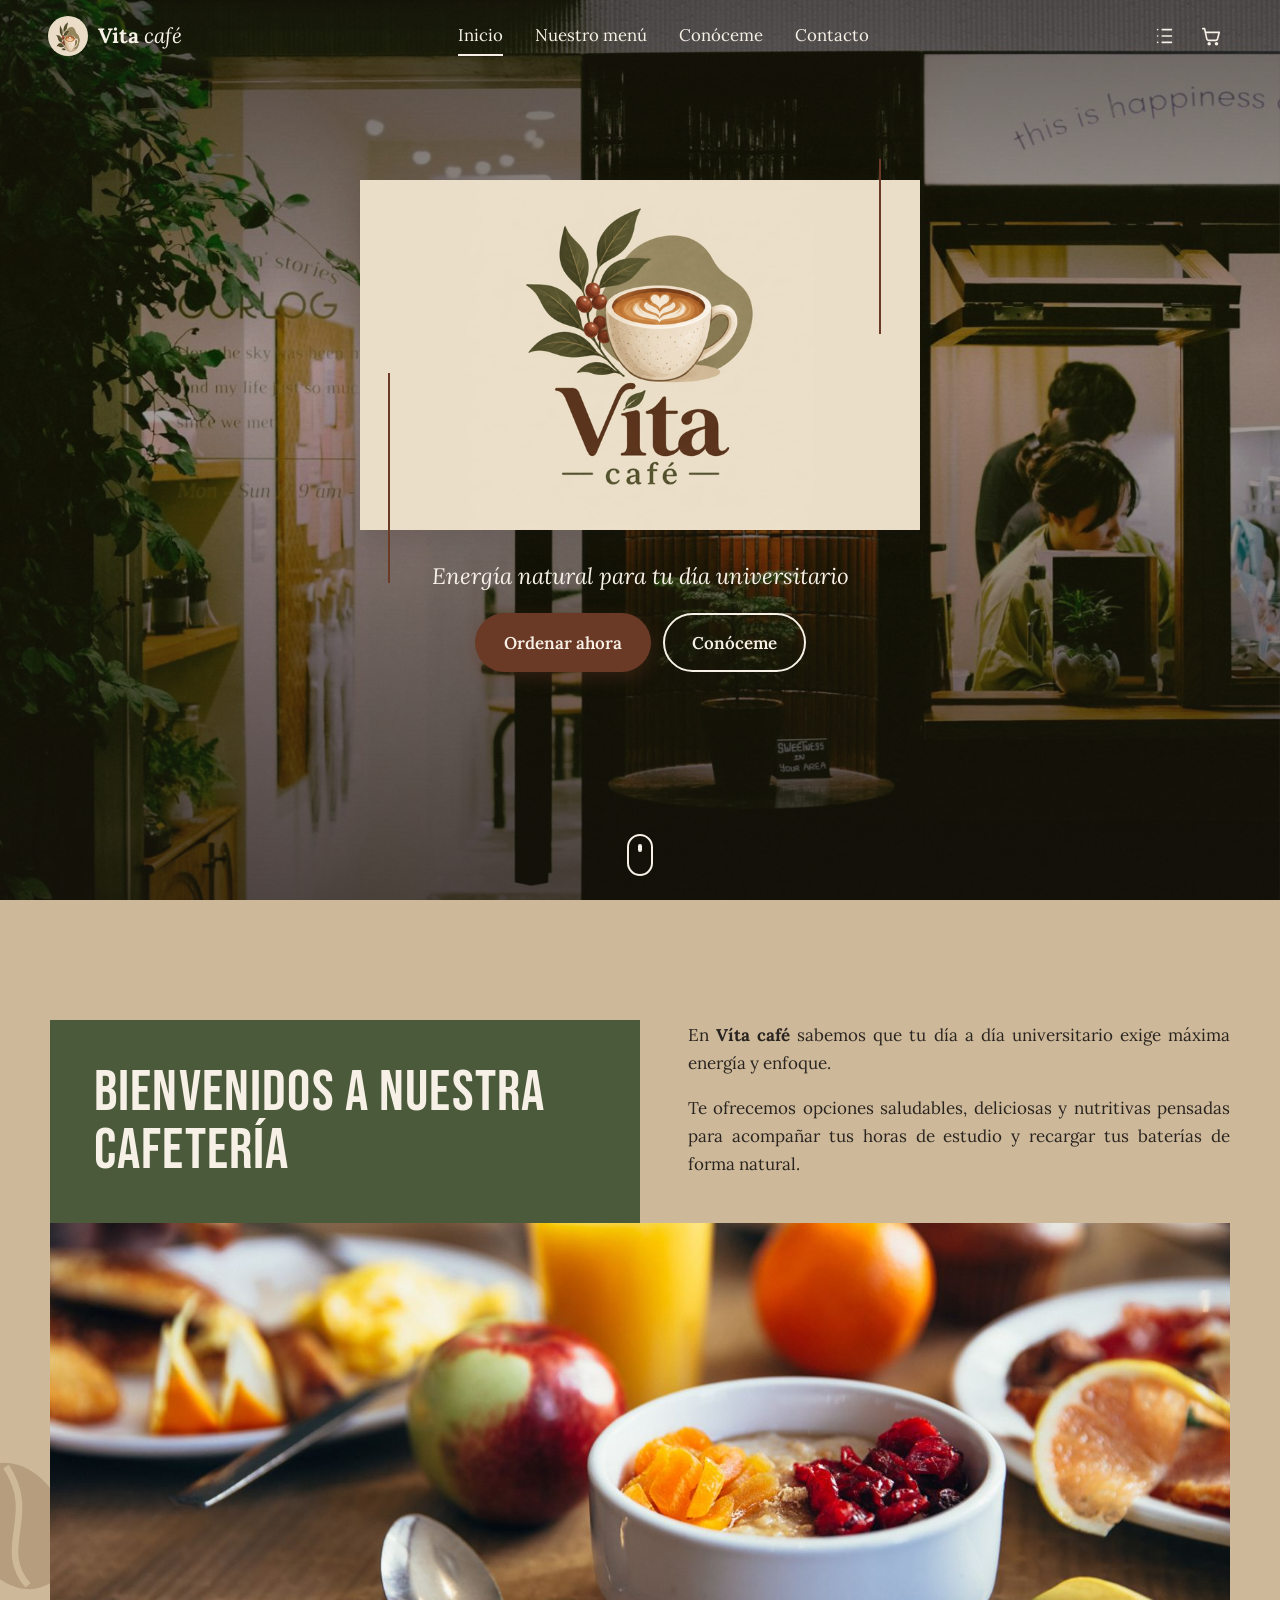
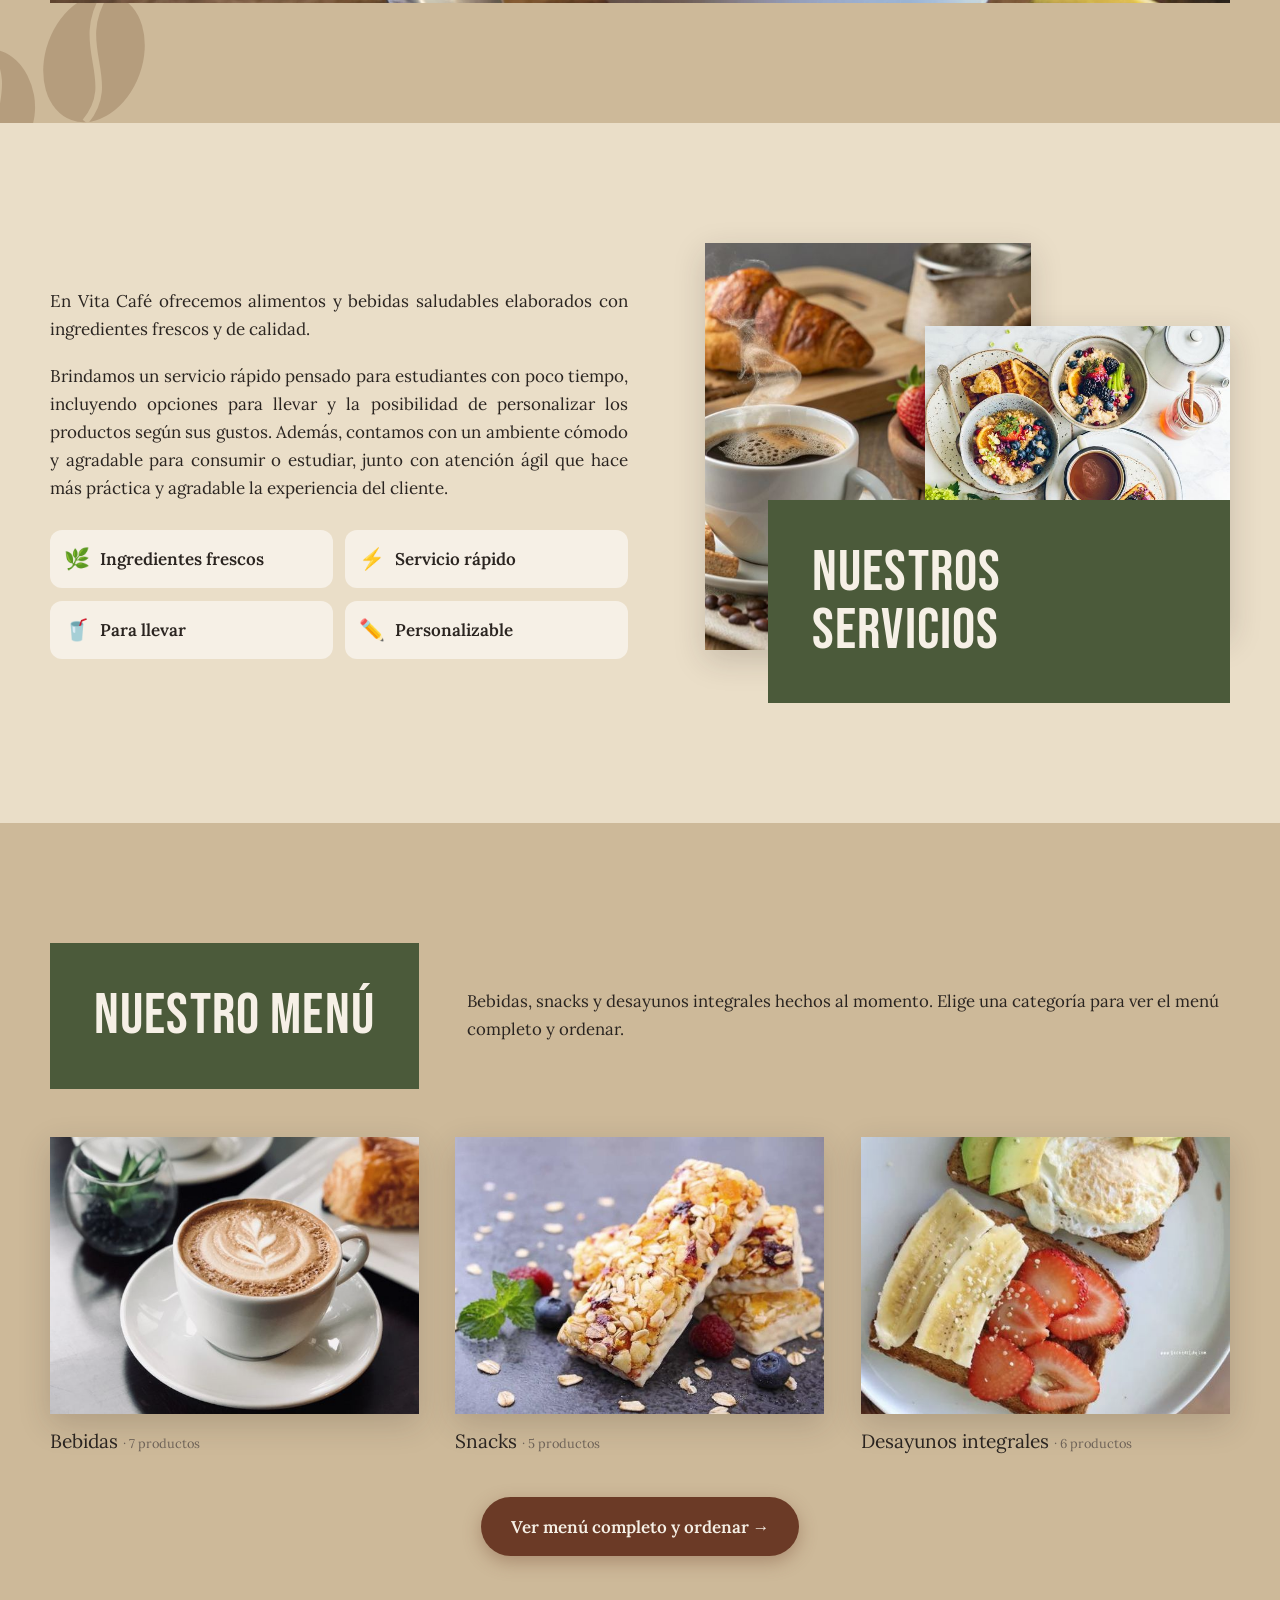
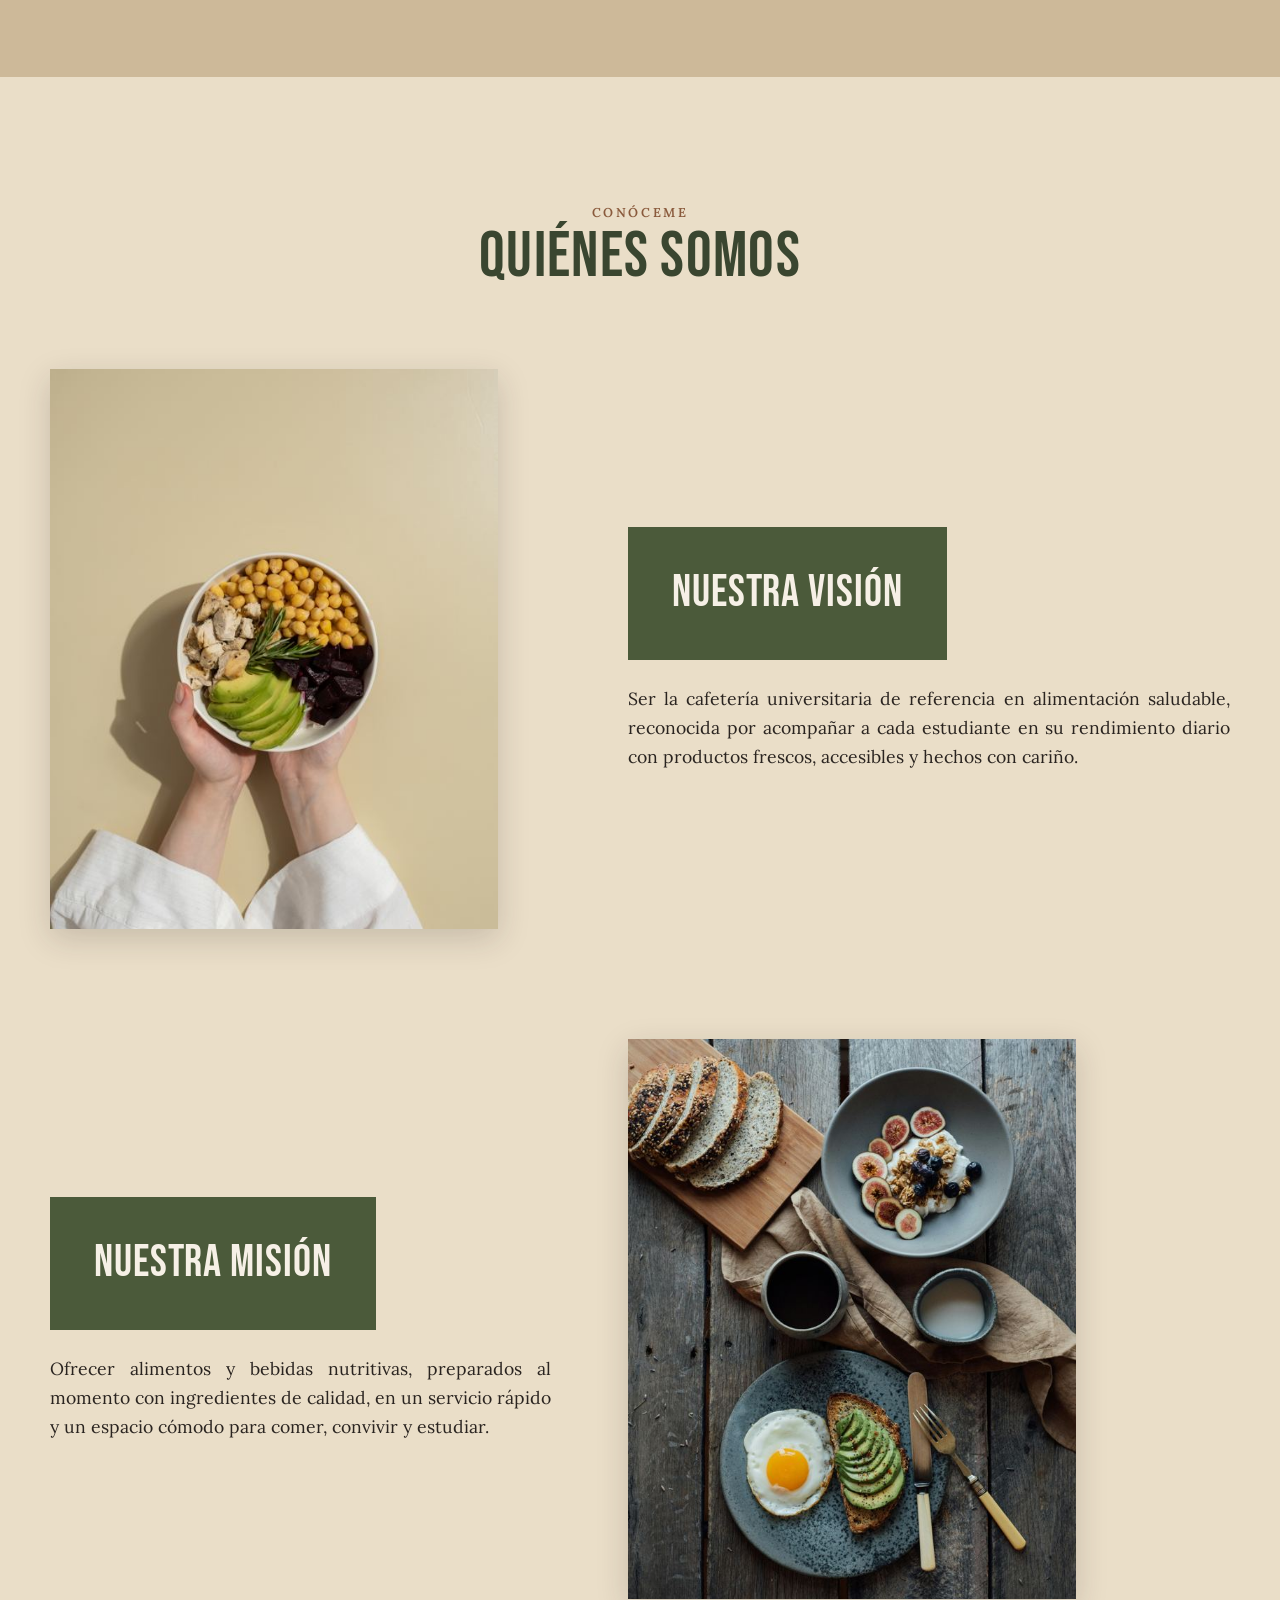
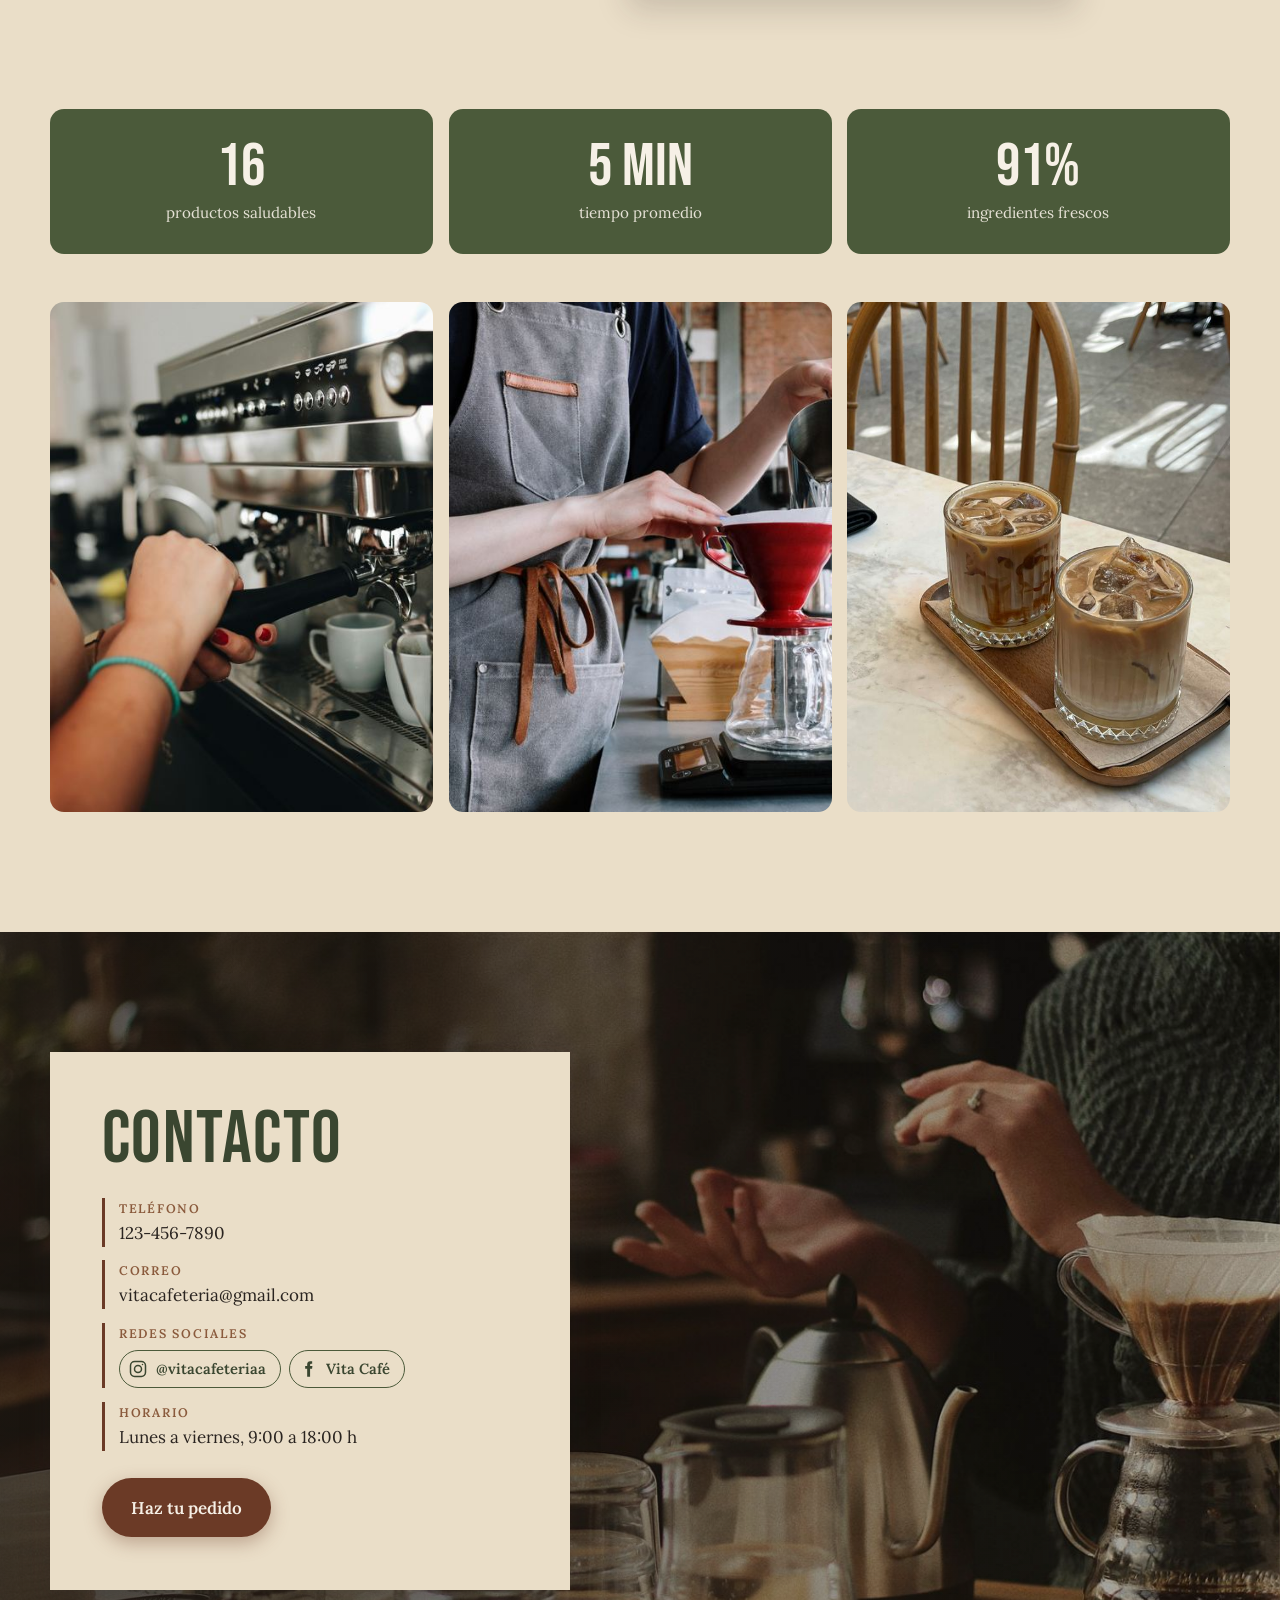
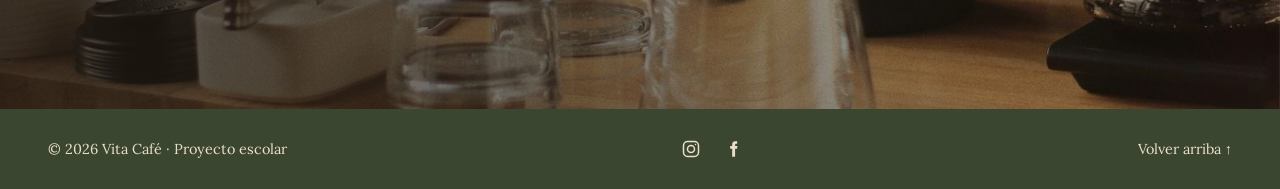
<file: index.html>
<!doctype html>
<html lang="es">
<head>
  <meta charset="utf-8">
  <meta name="viewport" content="width=device-width, initial-scale=1">
  <title>Vita Café</title>
  <meta name="description" content="Vita Café: alimentos y bebidas saludables para estudiantes universitarios. Ordena en línea y recoge sin filas.">
  <link rel="icon" href="img/logo-icono.png">
  <link rel="preconnect" href="https://fonts.googleapis.com">
  <link rel="preconnect" href="https://fonts.gstatic.com" crossorigin>
  <link href="https://fonts.googleapis.com/css2?family=Bebas+Neue&family=Lora:ital,wght@0,400;0,500;0,600;0,700;1,400&display=swap" rel="stylesheet">
  <link rel="stylesheet" href="css/styles.css">
</head>
<body>

  <!-- Barra de progreso de scroll -->
  <div class="scroll-progress" aria-hidden="true"></div>

  <!-- ============ NAVEGACIÓN ============ -->
  <header class="navbar" id="navbar">
    <a href="#inicio" class="navbar__brand" aria-label="Vita Café, ir al inicio">
      <img src="img/logo-icono.png" alt="" width="40" height="40">
      <span>Vita <em>café</em></span>
    </a>

    <nav class="navbar__menu" id="menu-principal" aria-label="Principal">
      <a href="#inicio" class="nav-link">Inicio</a>
      <a href="menu.html" class="nav-link">Nuestro menú</a>
      <a href="#conoceme" class="nav-link">Conóceme</a>
      <a href="#contacto" class="nav-link">Contacto</a>
    </nav>

    <div class="navbar__actions">
      <button class="icon-btn" id="btn-pedidos" aria-label="Mis pedidos" title="Mis pedidos">
        <svg viewBox="0 0 24 24" aria-hidden="true"><path d="M9 5h10M9 12h10M9 19h10M4 5h.01M4 12h.01M4 19h.01"/></svg>
      </button>
      <button class="icon-btn cart-btn" id="btn-carrito" aria-label="Abrir carrito" title="Carrito">
        <svg viewBox="0 0 24 24" aria-hidden="true"><path d="M3 4h2l2.4 11.2a2 2 0 0 0 2 1.6h7.7a2 2 0 0 0 2-1.5L21 8H6"/><circle cx="10" cy="20.5" r="1"/><circle cx="18" cy="20.5" r="1"/></svg>
        <span class="cart-count" id="cart-count">0</span>
      </button>
      <button class="icon-btn navbar__toggle" id="btn-menu" aria-label="Abrir menú" aria-expanded="false" aria-controls="menu-principal">
        <svg viewBox="0 0 24 24" aria-hidden="true"><path d="M4 7h16M4 12h16M4 17h16"/></svg>
      </button>
    </div>
  </header>

  <main>
    <!-- ============ INICIO ============ -->
    <section id="inicio" class="section hero">
      <div class="hero__bg" data-parallax="0.35" style="background-image:url('img/hero.jpg')"></div>
      <div class="hero__overlay"></div>
      <div class="hero__content">
        <div class="hero__card" data-anim="zoom-in">
          <span class="hero__line hero__line--v1"></span>
          <span class="hero__line hero__line--v2"></span>
          <img src="img/logo.png" alt="Vita Café" class="hero__logo" width="500" height="500">
        </div>
        <div class="hero__text" data-anim="fade-up" data-delay="300">
          <p class="hero__tagline">Energía natural para tu día universitario</p>
          <div class="hero__cta">
            <a href="menu.html" class="btn btn--primary">Ordenar ahora</a>
            <a href="#conoceme" class="btn btn--ghost">Conóceme</a>
          </div>
        </div>
      </div>
      <a href="#bienvenida" class="hero__scroll" aria-label="Bajar"><span></span></a>
    </section>

    <!-- Bienvenida -->
    <section id="bienvenida" class="section welcome">
      <div class="container welcome__grid">
        <div class="welcome__title block-green" data-anim="fade-right">
          <h2>Bienvenidos a nuestra cafetería</h2>
        </div>
        <div class="welcome__text" data-anim="fade-left" data-delay="150">
          <p>En <strong>Víta café</strong> sabemos que tu día a día universitario exige máxima energía y enfoque.</p>
          <p>Te ofrecemos opciones saludables, deliciosas y nutritivas pensadas para acompañar tus horas de estudio y recargar tus baterías de forma natural.</p>
        </div>
        <div class="welcome__img img-reveal" data-anim="reveal">
          <img src="img/bienvenida.jpg" alt="Desayuno con avena, fruta fresca y jugo de naranja" loading="lazy">
        </div>
      </div>
      <div class="beans beans--left" aria-hidden="true"></div>
    </section>

    <!-- Servicios -->
    <section id="servicios" class="section services">
      <div class="container services__grid">
        <div class="services__text">
          <p data-anim="fade-up">En Vita Café ofrecemos alimentos y bebidas saludables elaborados con ingredientes frescos y de calidad.</p>
          <p data-anim="fade-up" data-delay="120">Brindamos un servicio rápido pensado para estudiantes con poco tiempo, incluyendo opciones para llevar y la posibilidad de personalizar los productos según sus gustos. Además, contamos con un ambiente cómodo y agradable para consumir o estudiar, junto con atención ágil que hace más práctica y agradable la experiencia del cliente.</p>
          <ul class="features" data-stagger>
            <li data-anim="fade-up"><span>🌿</span>Ingredientes frescos</li>
            <li data-anim="fade-up"><span>⚡</span>Servicio rápido</li>
            <li data-anim="fade-up"><span>🥤</span>Para llevar</li>
            <li data-anim="fade-up"><span>✏️</span>Personalizable</li>
          </ul>
        </div>
        <div class="services__media">
          <img src="img/servicios-1.jpg" alt="Café con croissant y fruta" class="services__img services__img--a" data-anim="fade-left" loading="lazy">
          <img src="img/servicios-2.jpg" alt="Mesa con platillos saludables" class="services__img services__img--b" data-anim="fade-up" data-delay="200" loading="lazy">
          <div class="services__title block-green" data-anim="zoom-in" data-delay="350">
            <h2>Nuestros servicios</h2>
          </div>
        </div>
      </div>
    </section>

    <!-- ============ MENÚ (vista previa: el menú completo está en menu.html) ============ -->
    <section id="menu" class="section menu">
      <div class="container">
        <div class="menu__head">
          <div class="block-green menu__title" data-anim="fade-right">
            <h2>Nuestro menú</h2>
          </div>
          <p class="menu__intro" data-anim="fade-left">Bebidas, snacks y desayunos integrales hechos al momento. Elige una categoría para ver el menú completo y ordenar.</p>
        </div>
        <div class="categories" id="categorias-preview"></div>
        <div class="menu__cta" data-anim="fade-up">
          <a href="menu.html" class="btn btn--primary">Ver menú completo y ordenar →</a>
        </div>
      </div>
    </section>

    <!-- ============ CONÓCEME ============ -->
    <section id="conoceme" class="section about">
      <div class="container">
        <header class="about__head" data-anim="fade-up">
          <span class="eyebrow">Conóceme</span>
          <h2 class="title-dark">Quiénes somos</h2>
        </header>

        <article class="about__row">
          <div class="about__img img-reveal" data-anim="reveal">
            <img src="img/vision.jpg" alt="Bowl saludable con garbanzos y aguacate" loading="lazy">
          </div>
          <div class="about__card">
            <div class="block-green about__label" data-anim="fade-left"><h3>Nuestra visión</h3></div>
            <p data-anim="fade-up" data-delay="150">Ser la cafetería universitaria de referencia en alimentación saludable, reconocida por acompañar a cada estudiante en su rendimiento diario con productos frescos, accesibles y hechos con cariño.</p>
          </div>
        </article>

        <article class="about__row about__row--reverse">
          <div class="about__img img-reveal" data-anim="reveal">
            <img src="img/mision.jpg" alt="Desayuno con pan integral, huevo y aguacate" loading="lazy">
          </div>
          <div class="about__card">
            <div class="block-green about__label" data-anim="fade-right"><h3>Nuestra misión</h3></div>
            <p data-anim="fade-up" data-delay="150">Ofrecer alimentos y bebidas nutritivas, preparados al momento con ingredientes de calidad, en un servicio rápido y un espacio cómodo para comer, convivir y estudiar.</p>
          </div>
        </article>

        <div class="counters" data-stagger>
          <div class="counter" data-anim="fade-up"><strong data-count="18">0</strong><span>productos saludables</span></div>
          <div class="counter" data-anim="fade-up"><strong data-count="5" data-suffix=" min">0</strong><span>tiempo promedio</span></div>
          <div class="counter" data-anim="fade-up"><strong data-count="100" data-suffix="%">0</strong><span>ingredientes frescos</span></div>
        </div>

        <div class="gallery" data-stagger>
          <img src="img/barista-1.jpg" alt="Barista preparando espresso" data-anim="zoom-in" loading="lazy">
          <img src="img/barista-2.jpg" alt="Café de filtro" data-anim="zoom-in" loading="lazy">
          <img src="img/iced.jpg" alt="Cafés helados" data-anim="zoom-in" loading="lazy">
        </div>
      </div>
    </section>

    <!-- ============ CONTACTO ============ -->
    <section id="contacto" class="section contact">
      <div class="contact__bg" data-parallax="0.2" style="background-image:url('img/contacto.jpg')"></div>
      <div class="contact__overlay"></div>
      <div class="container contact__inner">
        <div class="contact__card" data-anim="fade-up">
          <h2>Contacto</h2>
          <ul class="contact__list" data-stagger>
            <li data-anim="fade-right"><span>Teléfono</span><a href="tel:1234567890">123-456-7890</a></li>
            <li data-anim="fade-right"><span>Correo</span><a href="mailto:vitacafeteria@gmail.com">vitacafeteria@gmail.com</a></li>
            <li data-anim="fade-right"><span>Redes sociales</span>
              <div class="socials">
                <a href="https://www.instagram.com/vitacafeteriaa/" target="_blank" rel="noopener" class="social"><svg viewBox="0 0 24 24" aria-hidden="true"><rect x="3" y="3" width="18" height="18" rx="5"/><circle cx="12" cy="12" r="4.2"/><circle cx="17.4" cy="6.6" r=".9" class="fill"/></svg>@vitacafeteriaa</a>
                <a href="https://www.facebook.com/share/18rD4MbPMP/" target="_blank" rel="noopener" class="social"><svg viewBox="0 0 24 24" aria-hidden="true"><path d="M14.5 8.5V7c0-.8.5-1.2 1.2-1.2H17V2.6h-2.4C11.9 2.6 11 4.4 11 6.8v1.7H8.6v3.3H11v9.6h3.5v-9.6h2.4l.4-3.3z"/></svg>Vita Café</a>
              </div>
            </li>
            <li data-anim="fade-right"><span>Horario</span>Lunes a viernes, 9:00 a 18:00 h</li>
          </ul>
          <a href="menu.html" class="btn btn--primary" data-anim="fade-up">Haz tu pedido</a>
        </div>
      </div>
    </section>
  </main>

  <footer class="footer">
    <p>© <span id="anio"></span> Vita Café · Proyecto escolar</p>
    <div class="footer__social">
      <a href="https://www.instagram.com/vitacafeteriaa/" target="_blank" rel="noopener" aria-label="Instagram de Vita Café"><svg viewBox="0 0 24 24" aria-hidden="true"><rect x="3" y="3" width="18" height="18" rx="5"/><circle cx="12" cy="12" r="4.2"/><circle cx="17.4" cy="6.6" r=".9" class="fill"/></svg></a>
      <a href="https://www.facebook.com/share/18rD4MbPMP/" target="_blank" rel="noopener" aria-label="Facebook de Vita Café"><svg viewBox="0 0 24 24" aria-hidden="true"><path d="M14.5 8.5V7c0-.8.5-1.2 1.2-1.2H17V2.6h-2.4C11.9 2.6 11 4.4 11 6.8v1.7H8.6v3.3H11v9.6h3.5v-9.6h2.4l.4-3.3z"/></svg></a>
    </div>
    <a href="#inicio" class="footer__top">Volver arriba ↑</a>
  </footer>

  <!-- ============ CARRITO (panel lateral) ============ -->
  <div class="backdrop" id="backdrop" hidden></div>

  <aside class="drawer" id="carrito" aria-label="Carrito" aria-hidden="true">
    <div class="drawer__head">
      <h2>Tu pedido</h2>
      <button class="icon-btn" data-close aria-label="Cerrar carrito">✕</button>
    </div>
    <div class="drawer__body" id="cart-items"></div>
    <div class="drawer__foot">
      <div class="total-row"><span>Total</span><strong id="cart-total">$0.00</strong></div>
      <button class="btn btn--primary btn--block" id="btn-checkout" disabled>Continuar</button>
    </div>
  </aside>

  <!-- Historial de pedidos -->
  <aside class="drawer" id="pedidos" aria-label="Mis pedidos" aria-hidden="true">
    <div class="drawer__head">
      <h2>Mis pedidos</h2>
      <button class="icon-btn" data-close aria-label="Cerrar">✕</button>
    </div>
    <div class="drawer__body" id="orders-list"></div>
    <div class="drawer__foot">
      <button class="btn btn--ghost-dark btn--block" id="btn-borrar-historial">Borrar historial</button>
    </div>
  </aside>

  <!-- ============ MODALES ============ -->
  <!-- Personalizar producto -->
  <dialog class="modal" id="modal-producto">
    <form method="dialog" class="modal__inner" id="form-producto"></form>
  </dialog>

  <!-- Checkout -->
  <dialog class="modal" id="modal-checkout">
    <form class="modal__inner" id="form-checkout" novalidate>
      <div class="modal__head">
        <h2>Confirmar pedido</h2>
        <button type="button" class="icon-btn" data-close-modal aria-label="Cerrar">✕</button>
      </div>
      <label class="field">Nombre
        <input name="cliente" required maxlength="40" placeholder="¿A nombre de quién?" autocomplete="given-name">
      </label>
      <label class="field">Matrícula (opcional)
        <input name="matricula" maxlength="15" placeholder="Ej. A01234567">
      </label>
      <fieldset class="field">
        <legend>¿Cómo lo quieres?</legend>
        <div class="chips">
          <label class="chip"><input type="radio" name="modalidad" value="Para llevar" checked><span>Para llevar</span></label>
          <label class="chip"><input type="radio" name="modalidad" value="Comer aquí"><span>Comer aquí</span></label>
        </div>
      </fieldset>
      <label class="field">Hora de recogida
        <select name="hora" id="select-hora"></select>
      </label>
      <fieldset class="field">
        <legend>Pago</legend>
        <div class="chips">
          <label class="chip"><input type="radio" name="pago" value="Efectivo en caja" checked><span>Efectivo en caja</span></label>
          <label class="chip"><input type="radio" name="pago" value="Tarjeta en caja"><span>Tarjeta en caja</span></label>
        </div>
      </fieldset>
      <div class="summary" id="checkout-summary"></div>
      <p class="hint">Simulación: no se cobra nada ni se envía a ningún servidor. El pedido se guarda en tu navegador.</p>
      <button class="btn btn--primary btn--block" type="submit">Enviar pedido</button>
    </form>
  </dialog>

  <!-- Ticket -->
  <dialog class="modal modal--ticket" id="modal-ticket" aria-label="Ticket de tu pedido">
    <div class="ticket" id="ticket"></div>
  </dialog>

  <!-- Toast -->
  <div class="toast" id="toast" role="status" aria-live="polite"></div>

  <script src="js/store.js"></script>
  <script src="js/animations.js"></script>
  <script src="js/app.js"></script>
</body>
</html>
</file>
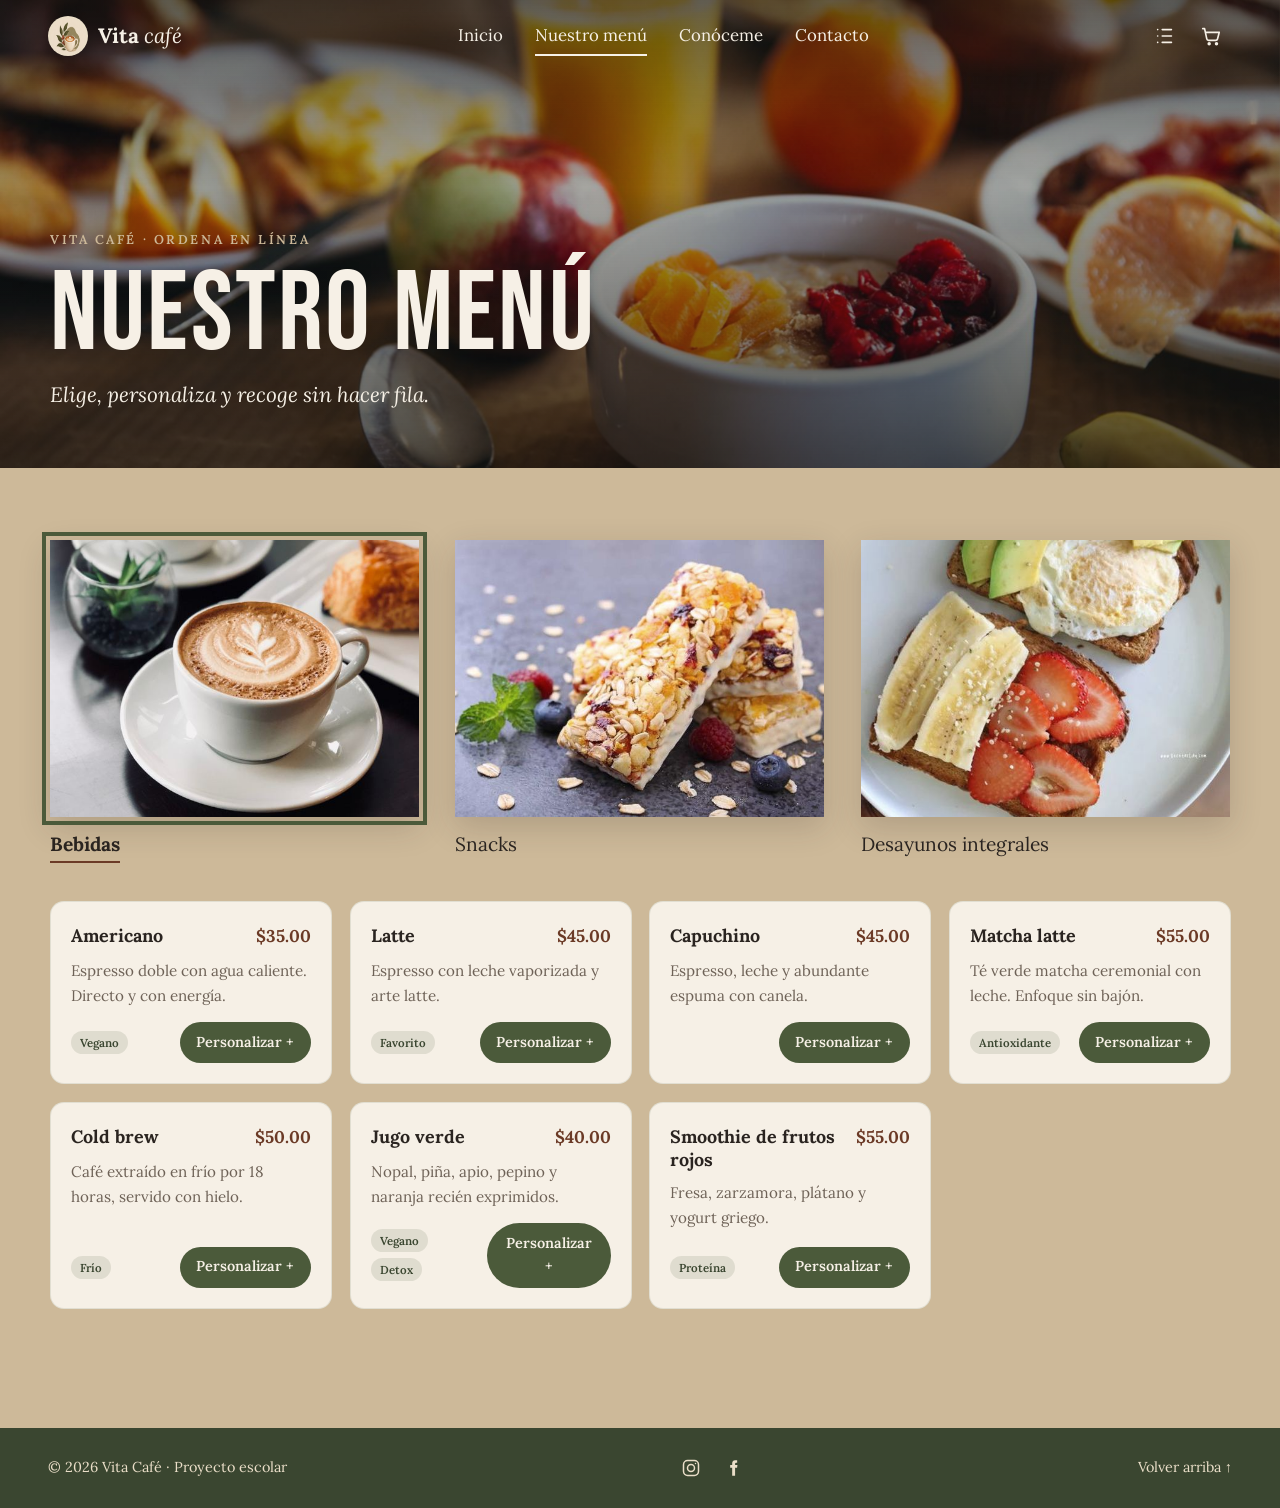
<file: menu.html>
<!doctype html>
<html lang="es">
<head>
  <meta charset="utf-8">
  <meta name="viewport" content="width=device-width, initial-scale=1">
  <title>Menú · Vita Café</title>
  <meta name="description" content="Menú de Vita Café: bebidas, snacks y desayunos integrales. Personaliza tu pedido y recógelo sin filas.">
  <link rel="icon" href="img/logo-icono.png">
  <link rel="preconnect" href="https://fonts.googleapis.com">
  <link rel="preconnect" href="https://fonts.gstatic.com" crossorigin>
  <link href="https://fonts.googleapis.com/css2?family=Bebas+Neue&family=Lora:ital,wght@0,400;0,500;0,600;0,700;1,400&display=swap" rel="stylesheet">
  <link rel="stylesheet" href="css/styles.css">
</head>
<body class="page-menu">

  <!-- Barra de progreso de scroll -->
  <div class="scroll-progress" aria-hidden="true"></div>

  <!-- ============ NAVEGACIÓN ============ -->
  <header class="navbar" id="navbar">
    <a href="index.html" class="navbar__brand" aria-label="Vita Café, ir al inicio">
      <img src="img/logo-icono.png" alt="" width="40" height="40">
      <span>Vita <em>café</em></span>
    </a>

    <nav class="navbar__menu" id="menu-principal" aria-label="Principal">
      <a href="index.html" class="nav-link">Inicio</a>
      <a href="menu.html" class="nav-link is-active" aria-current="page">Nuestro menú</a>
      <a href="index.html#conoceme" class="nav-link">Conóceme</a>
      <a href="index.html#contacto" class="nav-link">Contacto</a>
    </nav>

    <div class="navbar__actions">
      <button class="icon-btn" id="btn-pedidos" aria-label="Mis pedidos" title="Mis pedidos">
        <svg viewBox="0 0 24 24" aria-hidden="true"><path d="M9 5h10M9 12h10M9 19h10M4 5h.01M4 12h.01M4 19h.01"/></svg>
      </button>
      <button class="icon-btn cart-btn" id="btn-carrito" aria-label="Abrir carrito" title="Carrito">
        <svg viewBox="0 0 24 24" aria-hidden="true"><path d="M3 4h2l2.4 11.2a2 2 0 0 0 2 1.6h7.7a2 2 0 0 0 2-1.5L21 8H6"/><circle cx="10" cy="20.5" r="1"/><circle cx="18" cy="20.5" r="1"/></svg>
        <span class="cart-count" id="cart-count">0</span>
      </button>
      <button class="icon-btn navbar__toggle" id="btn-menu" aria-label="Abrir menú" aria-expanded="false" aria-controls="menu-principal">
        <svg viewBox="0 0 24 24" aria-hidden="true"><path d="M4 7h16M4 12h16M4 17h16"/></svg>
      </button>
    </div>
  </header>

  <main>
    <!-- Encabezado de la página -->
    <section id="top" class="section page-hero">
      <div class="page-hero__bg" data-parallax="0.3" style="background-image:url('img/bienvenida.jpg')"></div>
      <div class="hero__overlay"></div>
      <div class="container page-hero__content">
        <span class="eyebrow eyebrow--light" data-anim="fade-up">Vita Café · Ordena en línea</span>
        <h1 data-anim="fade-up" data-delay="100">Nuestro menú</h1>
        <p data-anim="fade-up" data-delay="200">Elige, personaliza y recoge sin hacer fila.</p>
      </div>
    </section>

    <!-- ============ MENÚ ============ -->
    <section id="menu" class="section menu menu--page">
      <div class="container">
        <!-- Tarjetas de categoría que filtran los productos -->
        <div class="categories" role="tablist" aria-label="Categorías del menú" id="categorias"></div>

        <!-- Productos (se generan con JS desde data/menu.json) -->
        <div class="products" id="productos" aria-live="polite"></div>
      </div>
    </section>

  </main>

  <footer class="footer">
    <p>© <span id="anio"></span> Vita Café · Proyecto escolar</p>
    <div class="footer__social">
      <a href="https://www.instagram.com/vitacafeteriaa/" target="_blank" rel="noopener" aria-label="Instagram de Vita Café"><svg viewBox="0 0 24 24" aria-hidden="true"><rect x="3" y="3" width="18" height="18" rx="5"/><circle cx="12" cy="12" r="4.2"/><circle cx="17.4" cy="6.6" r=".9" class="fill"/></svg></a>
      <a href="https://www.facebook.com/share/18rD4MbPMP/" target="_blank" rel="noopener" aria-label="Facebook de Vita Café"><svg viewBox="0 0 24 24" aria-hidden="true"><path d="M14.5 8.5V7c0-.8.5-1.2 1.2-1.2H17V2.6h-2.4C11.9 2.6 11 4.4 11 6.8v1.7H8.6v3.3H11v9.6h3.5v-9.6h2.4l.4-3.3z"/></svg></a>
    </div>
    <a href="#top" class="footer__top">Volver arriba ↑</a>
  </footer>

  <!-- ============ CARRITO (panel lateral) ============ -->
  <div class="backdrop" id="backdrop" hidden></div>

  <aside class="drawer" id="carrito" aria-label="Carrito" aria-hidden="true">
    <div class="drawer__head">
      <h2>Tu pedido</h2>
      <button class="icon-btn" data-close aria-label="Cerrar carrito">✕</button>
    </div>
    <div class="drawer__body" id="cart-items"></div>
    <div class="drawer__foot">
      <div class="total-row"><span>Total</span><strong id="cart-total">$0.00</strong></div>
      <button class="btn btn--primary btn--block" id="btn-checkout" disabled>Continuar</button>
    </div>
  </aside>

  <!-- Historial de pedidos -->
  <aside class="drawer" id="pedidos" aria-label="Mis pedidos" aria-hidden="true">
    <div class="drawer__head">
      <h2>Mis pedidos</h2>
      <button class="icon-btn" data-close aria-label="Cerrar">✕</button>
    </div>
    <div class="drawer__body" id="orders-list"></div>
    <div class="drawer__foot">
      <button class="btn btn--ghost-dark btn--block" id="btn-borrar-historial">Borrar historial</button>
    </div>
  </aside>

  <!-- ============ MODALES ============ -->
  <!-- Personalizar producto -->
  <dialog class="modal" id="modal-producto">
    <form method="dialog" class="modal__inner" id="form-producto"></form>
  </dialog>

  <!-- Checkout -->
  <dialog class="modal" id="modal-checkout">
    <form class="modal__inner" id="form-checkout" novalidate>
      <div class="modal__head">
        <h2>Confirmar pedido</h2>
        <button type="button" class="icon-btn" data-close-modal aria-label="Cerrar">✕</button>
      </div>
      <label class="field">Nombre
        <input name="cliente" required maxlength="40" placeholder="¿A nombre de quién?" autocomplete="given-name">
      </label>
      <label class="field">Matrícula (opcional)
        <input name="matricula" maxlength="15" placeholder="Ej. A01234567">
      </label>
      <fieldset class="field">
        <legend>¿Cómo lo quieres?</legend>
        <div class="chips">
          <label class="chip"><input type="radio" name="modalidad" value="Para llevar" checked><span>Para llevar</span></label>
          <label class="chip"><input type="radio" name="modalidad" value="Comer aquí"><span>Comer aquí</span></label>
        </div>
      </fieldset>
      <label class="field">Hora de recogida
        <select name="hora" id="select-hora"></select>
      </label>
      <fieldset class="field">
        <legend>Pago</legend>
        <div class="chips">
          <label class="chip"><input type="radio" name="pago" value="Efectivo en caja" checked><span>Efectivo en caja</span></label>
          <label class="chip"><input type="radio" name="pago" value="Tarjeta en caja"><span>Tarjeta en caja</span></label>
        </div>
      </fieldset>
      <div class="summary" id="checkout-summary"></div>
      <p class="hint">Simulación: no se cobra nada ni se envía a ningún servidor. El pedido se guarda en tu navegador.</p>
      <button class="btn btn--primary btn--block" type="submit">Enviar pedido</button>
    </form>
  </dialog>

  <!-- Ticket -->
  <dialog class="modal modal--ticket" id="modal-ticket" aria-label="Ticket de tu pedido">
    <div class="ticket" id="ticket"></div>
  </dialog>

  <!-- Toast -->
  <div class="toast" id="toast" role="status" aria-live="polite"></div>

  <script src="js/store.js"></script>
  <script src="js/animations.js"></script>
  <script src="js/app.js"></script>
</body>
</html>
</file>
<file: css/styles.css>
/* =========================================================
   VITA CAFÉ · estilos
   Paleta tomada del diseño: beige, verde olivo y café
   ========================================================= */
:root {
  --beige: #cdb999;
  --beige-light: #eadec8;
  --cream: #f6f0e6;
  --green: #4b5a3a;
  --green-dark: #3a4630;
  --brown: #6b3a26;
  --brown-soft: #8a5a3c;
  --ink: #2a2420;
  --muted: #6e6257;
  --white: #fff;

  --font-title: "Bebas Neue", "Oswald", Impact, sans-serif;
  --font-body: "Lora", Georgia, serif;

  --radius: 14px;
  --shadow: 0 10px 30px rgba(42, 36, 32, .18);
  --nav-h: 72px;
  --ease: cubic-bezier(.22, .9, .3, 1);
}

*, *::before, *::after { box-sizing: border-box; }
html { scroll-behavior: smooth; scroll-padding-top: 60px; }
body {
  margin: 0;
  font-family: var(--font-body);
  font-size: 17px;
  line-height: 1.65;
  color: var(--ink);
  background: var(--beige);
  overflow-x: hidden;
}
body.no-scroll { overflow: hidden; }
img { max-width: 100%; display: block; }
a { color: inherit; }
h1, h2, h3 { font-family: var(--font-title); font-weight: 400; letter-spacing: .02em; line-height: 1; margin: 0; }
button, input, select { font: inherit; color: inherit; }

.container { width: min(1180px, 100% - 32px); margin-inline: auto; }
.section { position: relative; overflow-x: clip; padding: clamp(64px, 10vw, 120px) 0; }

/* Bloque verde con título (elemento recurrente del diseño) */
.block-green {
  background: var(--green);
  color: var(--cream);
  padding: clamp(24px, 4vw, 44px);
}
.block-green h2 { font-size: clamp(2.4rem, 5vw, 3.6rem); }
.block-green h3 { font-size: clamp(2rem, 4vw, 2.8rem); }

.eyebrow { font-size: .8rem; letter-spacing: .2em; text-transform: uppercase; color: var(--brown-soft); font-weight: 600; }
.title-dark { font-size: clamp(2.6rem, 6vw, 4rem); color: var(--green-dark); }

/* ---------- Botones ---------- */
.btn {
  display: inline-flex; align-items: center; justify-content: center; gap: .4em;
  padding: .8em 1.6em; border-radius: 999px; border: 2px solid transparent;
  font-weight: 600; text-decoration: none; cursor: pointer;
  transition: transform .25s var(--ease), background .25s, color .25s, box-shadow .25s;
}
.btn:hover { transform: translateY(-2px); }
.btn:active { transform: translateY(0); }
.btn:disabled { opacity: .45; cursor: not-allowed; transform: none; }
.btn--primary { background: var(--brown); color: var(--cream); box-shadow: 0 6px 18px rgba(107, 58, 38, .35); }
.btn--primary:hover { background: #5a2f1e; }
.btn--ghost { border-color: var(--cream); color: var(--cream); }
.btn--ghost:hover { background: var(--cream); color: var(--ink); }
.btn--ghost-dark { border-color: var(--green); color: var(--green); background: transparent; }
.btn--ghost-dark:hover { background: var(--green); color: var(--cream); }
.btn--small { padding: .45em 1em; font-size: .9rem; background: var(--green); color: var(--cream); }
.btn--small:hover { background: var(--green-dark); }
.btn--block { width: 100%; }

.icon-btn {
  position: relative; display: grid; place-items: center;
  width: 42px; height: 42px; border-radius: 50%;
  background: transparent; border: 0; cursor: pointer; color: inherit; font-size: 1.1rem;
  transition: background .2s;
}
.icon-btn:hover { background: rgba(255, 255, 255, .15); }
.icon-btn svg { width: 22px; height: 22px; fill: none; stroke: currentColor; stroke-width: 1.8; stroke-linecap: round; stroke-linejoin: round; }

/* ---------- Barra de progreso ---------- */
.scroll-progress {
  position: fixed; inset: 0 0 auto 0; height: 3px; z-index: 60;
  background: linear-gradient(90deg, var(--green), var(--brown));
  transform-origin: left; transform: scaleX(0);
}

/* =========================================================
   NAVBAR
   ========================================================= */
.navbar {
  position: fixed; inset: 0 0 auto 0; z-index: 50; height: var(--nav-h);
  display: flex; align-items: center; justify-content: space-between; gap: 16px;
  padding: 0 clamp(16px, 4vw, 48px);
  color: var(--cream);
  transition: background .35s, box-shadow .35s, height .35s;
}
.navbar.is-scrolled {
  background: rgba(58, 70, 48, .94);
  backdrop-filter: blur(8px);
  box-shadow: 0 4px 20px rgba(0, 0, 0, .15);
  --nav-h: 62px;
}
.navbar__brand { display: flex; align-items: center; gap: 10px; text-decoration: none; font-family: var(--font-body); font-weight: 700; font-size: 1.3rem; }
.navbar__brand img { border-radius: 50%; background: var(--beige-light); padding: 2px; }
.navbar__brand em { font-weight: 400; }
.navbar__menu { display: flex; gap: clamp(12px, 2.5vw, 36px); }
.nav-link { position: relative; text-decoration: none; font-size: 1.05rem; padding: 6px 0; }
.nav-link::after {
  content: ""; position: absolute; left: 0; right: 0; bottom: 0; height: 2px;
  background: currentColor; transform: scaleX(0); transform-origin: right;
  transition: transform .35s var(--ease);
}
.nav-link:hover::after, .nav-link.is-active::after { transform: scaleX(1); transform-origin: left; }
.navbar__actions { display: flex; align-items: center; gap: 4px; }
.navbar__toggle { display: none; }

.cart-count {
  position: absolute; top: 2px; right: 0; min-width: 19px; height: 19px; padding: 0 5px;
  border-radius: 10px; background: var(--brown); color: var(--cream);
  font: 700 .72rem/19px system-ui, sans-serif; text-align: center;
  transition: transform .3s var(--ease);
}
.cart-count.is-empty { transform: scale(0); }
.cart-btn.bump { animation: bump .5s var(--ease); }
@keyframes bump { 30% { transform: scale(1.25) rotate(-8deg); } 60% { transform: scale(.95) rotate(4deg); } }

/* =========================================================
   INICIO / HERO
   ========================================================= */
.hero { min-height: 100svh; display: grid; place-items: center; overflow: hidden; padding-top: var(--nav-h); }
.hero__bg { position: absolute; inset: -10% 0; background-size: cover; background-position: center; will-change: transform; }
.hero__overlay { position: absolute; inset: 0; background: linear-gradient(180deg, rgba(20, 16, 12, .65), rgba(20, 16, 12, .35) 40%, rgba(20, 16, 12, .7)); }
.hero__content { position: relative; z-index: 1; display: grid; justify-items: center; gap: 28px; padding: 0 16px; text-align: center; }
.hero__card {
  position: relative; background: var(--beige-light);
  width: min(560px, 88vw); aspect-ratio: 16 / 10;
  display: grid; place-items: center; box-shadow: var(--shadow);
}
.hero__logo { width: 62%; height: auto; }
.hero__line { position: absolute; width: 2px; background: var(--brown); }
.hero__line--v1 { left: 5%; top: 55%; height: 60%; }
.hero__line--v2 { right: 7%; top: -6%; height: 50%; }
.hero__tagline { color: var(--cream); font-size: clamp(1.1rem, 2.4vw, 1.4rem); font-style: italic; margin: 0 0 18px; }
.hero__cta { display: flex; flex-wrap: wrap; gap: 12px; justify-content: center; }
.hero__scroll {
  position: absolute; bottom: 24px; left: 50%; translate: -50% 0; z-index: 1;
  width: 26px; height: 42px; border: 2px solid var(--cream); border-radius: 14px;
}
.hero__scroll span {
  position: absolute; left: 50%; top: 8px; width: 4px; height: 8px; margin-left: -2px;
  border-radius: 2px; background: var(--cream); animation: scrollDot 1.8s infinite;
}
@keyframes scrollDot { 0% { opacity: 0; transform: translateY(0); } 30% { opacity: 1; } 100% { opacity: 0; transform: translateY(14px); } }

/* =========================================================
   BIENVENIDA
   ========================================================= */
.welcome { overflow: hidden; }
.welcome__grid { display: grid; grid-template-columns: 1fr 1fr; align-items: end; position: relative; z-index: 1; }
.welcome__title { align-self: stretch; display: flex; align-items: center; }
.welcome__text { padding: 0 0 28px clamp(20px, 4vw, 48px); text-align: justify; }
.welcome__text p { margin: 0 0 1em; }
.welcome__img { grid-column: 1 / -1; height: clamp(220px, 32vw, 380px); }
.welcome__img img { width: 100%; height: 100%; object-fit: cover; }

/* Granos de café decorativos (SVG en línea) */
.beans {
  position: absolute; width: 220px; height: 320px; opacity: .35; pointer-events: none;
  background: url("data:image/svg+xml,%3Csvg xmlns='http://www.w3.org/2000/svg' viewBox='0 0 100 140'%3E%3Cg fill='%238a6a4c'%3E%3Cellipse cx='35' cy='35' rx='22' ry='30' transform='rotate(-25 35 35)'/%3E%3Cellipse cx='70' cy='95' rx='22' ry='30' transform='rotate(20 70 95)'/%3E%3Cellipse cx='25' cy='115' rx='18' ry='24' transform='rotate(-10 25 115)'/%3E%3C/g%3E%3Cg stroke='%23cdb999' stroke-width='3' fill='none'%3E%3Cpath d='M30 8 C45 30 25 45 40 62'/%3E%3Cpath d='M75 66 C60 90 82 105 66 124'/%3E%3Cpath d='M22 92 C34 110 18 122 28 138'/%3E%3C/g%3E%3C/svg%3E") no-repeat center / contain;
}
.beans--left { left: -60px; bottom: -40px; }

/* =========================================================
   SERVICIOS
   ========================================================= */
.services { background: var(--beige-light); }
.services__grid { display: grid; grid-template-columns: 1.1fr 1fr; gap: clamp(32px, 6vw, 80px); align-items: center; }
.services__text p { margin: 0 0 1.1em; text-align: justify; }
.features { list-style: none; padding: 0; margin: 28px 0 0; display: grid; grid-template-columns: repeat(2, 1fr); gap: 12px; }
.features li { display: flex; align-items: center; gap: 10px; background: var(--cream); border-radius: 12px; padding: 12px 14px; font-weight: 600; }
.features span { font-size: 1.3rem; }
.services__media { position: relative; min-height: 460px; }
.services__img { position: absolute; object-fit: cover; box-shadow: var(--shadow); }
.services__img--a { width: 62%; aspect-ratio: 4 / 5; top: 0; left: 0; }
.services__img--b { width: 58%; aspect-ratio: 1; right: 0; top: 18%; }
.services__title { position: absolute; left: 12%; bottom: 0; z-index: 2; }

/* =========================================================
   MENÚ
   ========================================================= */
.menu__head { display: flex; flex-wrap: wrap; align-items: center; gap: 24px 48px; margin-bottom: 48px; }
.menu__intro { flex: 1 1 280px; margin: 0; font-size: 1.05rem; }

.categories { display: grid; grid-template-columns: repeat(3, 1fr); gap: clamp(16px, 3vw, 36px); margin-bottom: 40px; }
.category {
  background: none; border: 0; padding: 0; cursor: pointer; text-align: left;
  display: grid; gap: 12px;
}
.category__img { display: block; overflow: hidden; aspect-ratio: 4 / 3; box-shadow: var(--shadow); outline: 4px solid transparent; outline-offset: 4px; transition: outline-color .3s; }
.category__img img { width: 100%; height: 100%; object-fit: cover; transition: transform .6s var(--ease), filter .4s; filter: saturate(.85); }
.category:hover .category__img img { transform: scale(1.07); filter: none; }
.category__name { font-size: 1.2rem; position: relative; justify-self: start; }
.category__name::after { content: ""; position: absolute; left: 0; bottom: -2px; height: 2px; width: 100%; background: var(--brown); transform: scaleX(0); transform-origin: left; transition: transform .35s var(--ease); }
.category.is-active .category__img { outline-color: var(--green); }
.category.is-active .category__img img { filter: none; }
.category.is-active .category__name { font-weight: 700; }
.category.is-active .category__name::after { transform: scaleX(1); }

.products { display: grid; grid-template-columns: repeat(auto-fill, minmax(280px, 1fr)); gap: 18px; }
.product {
  background: var(--cream); border-radius: var(--radius); padding: 20px;
  display: flex; flex-direction: column; gap: 8px;
  border: 1px solid rgba(75, 90, 58, .12);
  transition: transform .3s var(--ease), box-shadow .3s;
}
.product:hover { transform: translateY(-4px); box-shadow: var(--shadow); }
.product__top { display: flex; justify-content: space-between; align-items: baseline; gap: 12px; }
.product h3 { font-family: var(--font-body); font-weight: 700; font-size: 1.12rem; letter-spacing: 0; line-height: 1.3; }
.product__price { font-weight: 700; color: var(--brown); white-space: nowrap; }
.product p { margin: 0; color: var(--muted); font-size: .95rem; flex: 1; }
.product__foot { display: flex; justify-content: space-between; align-items: center; gap: 10px; margin-top: 6px; }
.menu-error { grid-column: 1 / -1; background: var(--cream); border-left: 4px solid var(--brown); border-radius: var(--radius); padding: 20px 24px; }
.menu-error p { margin: 6px 0 0; color: var(--muted); }
.menu-error code { background: var(--beige-light); padding: 1px 6px; border-radius: 4px; }
.tags { display: flex; flex-wrap: wrap; gap: 6px; }
.tag { font-size: .72rem; padding: 2px 9px; border-radius: 999px; background: rgba(75, 90, 58, .13); color: var(--green-dark); font-weight: 600; }

/* Vista previa del menú (index) */
a.category { text-decoration: none; color: inherit; }
.category__name small { font-size: .8rem; color: var(--muted); font-weight: 400; }
.menu__cta { display: flex; justify-content: center; }
.menu--page { padding-top: clamp(40px, 6vw, 72px); }

/* Encabezado de menu.html */
.page-hero { min-height: 52svh; display: grid; align-items: end; overflow: hidden; padding: calc(var(--nav-h) + 48px) 0 56px; }
.page-hero__bg { position: absolute; inset: -12% 0; background-size: cover; background-position: center; will-change: transform; }
.page-hero__content { position: relative; z-index: 1; color: var(--cream); }
.page-hero h1 { font-size: clamp(3.6rem, 11vw, 7rem); margin: 8px 0 6px; }
.page-hero p { margin: 0; font-size: clamp(1.05rem, 2.4vw, 1.3rem); font-style: italic; }
.eyebrow--light { color: var(--beige); }

/* Redes sociales */
.socials { display: flex; flex-wrap: wrap; gap: 8px; margin-top: 6px; }
.social {
  display: inline-flex; align-items: center; gap: 8px; padding: 6px 14px 6px 8px;
  border: 1.5px solid var(--green); border-radius: 999px; text-decoration: none !important;
  font-weight: 600; font-size: .92rem; color: var(--green-dark);
  transition: background .25s, color .25s, transform .25s var(--ease);
}
.social:hover { background: var(--green); color: var(--cream); transform: translateY(-2px); }
.social svg, .footer__social svg { width: 20px; height: 20px; fill: none; stroke: currentColor; stroke-width: 1.8; stroke-linejoin: round; }
.social svg path, .footer__social svg path, .social svg .fill, .footer__social svg .fill { fill: currentColor; stroke: none; }
.footer { align-items: center; }
.footer__social { display: flex; gap: 6px; }
.footer__social a { display: grid; place-items: center; width: 36px; height: 36px; border-radius: 50%; color: var(--beige-light); transition: background .2s; }
.footer__social a:hover { background: rgba(255, 255, 255, .12); }

/* =========================================================
   CONÓCEME
   ========================================================= */
.about { background: var(--beige-light); overflow: hidden; }
.about__head { text-align: center; margin-bottom: clamp(40px, 7vw, 80px); }
.about__row { display: grid; grid-template-columns: 1fr 1.2fr; align-items: center; gap: clamp(28px, 6vw, 80px); margin-bottom: clamp(56px, 9vw, 110px); }
.about__row--reverse .about__img { order: 2; }
.about__img { aspect-ratio: 4 / 5; max-height: 560px; box-shadow: var(--shadow); }
.about__img img { width: 100%; height: 100%; object-fit: cover; }
.about__label { display: inline-block; margin-bottom: 24px; }
.about__card p { margin: 0; font-size: 1.1rem; text-align: justify; }

.counters { display: grid; grid-template-columns: repeat(3, 1fr); gap: 16px; margin-bottom: 48px; }
.counter { background: var(--green); color: var(--cream); padding: 28px 16px; text-align: center; border-radius: var(--radius); }
.counter strong { display: block; font-family: var(--font-title); font-weight: 400; font-size: clamp(2.6rem, 6vw, 3.8rem); line-height: 1; }
.counter span { font-size: .95rem; opacity: .9; }

.gallery { display: grid; grid-template-columns: repeat(3, 1fr); gap: 16px; }
.gallery img { width: 100%; aspect-ratio: 3 / 4; object-fit: cover; border-radius: var(--radius); transition: transform .5s var(--ease); }
.gallery img:hover { transform: scale(1.03) rotate(-.6deg); }

/* =========================================================
   CONTACTO
   ========================================================= */
.contact { overflow: hidden; min-height: 80vh; display: grid; align-items: center; }
.contact__bg { position: absolute; inset: -15% 0; background-size: cover; background-position: center; will-change: transform; }
.contact__overlay { position: absolute; inset: 0; background: linear-gradient(90deg, rgba(30, 24, 18, .75), rgba(30, 24, 18, .2)); }
.contact__inner { position: relative; z-index: 1; }
.contact__card { background: var(--beige-light); max-width: 520px; padding: clamp(28px, 5vw, 52px); box-shadow: var(--shadow); }
.contact__card h2 { font-size: clamp(3rem, 7vw, 4.6rem); color: var(--green-dark); margin-bottom: 20px; }
.contact__list { list-style: none; padding: 0; margin: 0 0 28px; display: grid; gap: 14px; }
.contact__list li { display: grid; border-left: 3px solid var(--brown); padding-left: 14px; }
.contact__list span { font-size: .78rem; letter-spacing: .14em; text-transform: uppercase; color: var(--brown-soft); font-weight: 600; }
.contact__list a { text-decoration: none; }
.contact__list a:hover { text-decoration: underline; }

.footer { background: var(--green-dark); color: var(--beige-light); display: flex; flex-wrap: wrap; justify-content: space-between; gap: 8px; padding: 22px clamp(16px, 4vw, 48px); font-size: .9rem; }
.footer p { margin: 0; }
.footer__top { text-decoration: none; }

/* =========================================================
   PANELES LATERALES (carrito / pedidos)
   ========================================================= */
.backdrop { position: fixed; inset: 0; z-index: 70; background: rgba(20, 16, 12, .5); animation: fadeIn .3s; }
.drawer {
  position: fixed; top: 0; right: 0; bottom: 0; z-index: 80;
  width: min(420px, 100%); background: var(--cream);
  display: flex; flex-direction: column;
  transform: translateX(100%); visibility: hidden;
  transition: transform .45s var(--ease), visibility 0s .45s;
  box-shadow: -10px 0 40px rgba(0, 0, 0, .2);
}
.drawer.is-open { transform: none; visibility: visible; transition: transform .45s var(--ease); }
.drawer__head { display: flex; justify-content: space-between; align-items: center; padding: 18px 20px; background: var(--green); color: var(--cream); }
.drawer__head h2 { font-size: 2rem; }
.drawer__body { flex: 1; overflow-y: auto; padding: 12px 20px; }
.drawer__foot { padding: 18px 20px; border-top: 1px solid rgba(0, 0, 0, .08); display: grid; gap: 14px; }
.total-row { display: flex; justify-content: space-between; font-size: 1.15rem; }

.line { display: flex; justify-content: space-between; gap: 12px; padding: 14px 0; border-bottom: 1px dashed rgba(0, 0, 0, .12); animation: slideIn .35s var(--ease); }
.line__info { display: grid; gap: 2px; }
.line__info small { color: var(--muted); font-size: .82rem; line-height: 1.35; }
.line__note { font-style: italic; }
.line__price { font-weight: 700; color: var(--brown); margin-top: 4px; }

.qty { display: inline-flex; align-items: center; border: 2px solid var(--green); border-radius: 999px; overflow: hidden; align-self: center; }
.qty button { width: 38px; height: 38px; border: 0; background: transparent; cursor: pointer; font-size: 1.2rem; color: var(--green); }
.qty button:hover { background: rgba(75, 90, 58, .12); }
.qty output { min-width: 28px; text-align: center; font-weight: 700; }
.qty--sm button { width: 30px; height: 30px; font-size: 1rem; }

.empty { text-align: center; padding: 48px 12px; color: var(--muted); display: grid; justify-items: center; gap: 8px; }
.empty img { width: 90px; opacity: .7; }

.order {
  width: 100%; display: flex; justify-content: space-between; gap: 10px; text-align: left;
  background: var(--white); border: 1px solid rgba(0, 0, 0, .07); border-radius: 12px;
  padding: 14px; margin: 10px 0; cursor: pointer; transition: transform .2s;
}
.order:hover { transform: translateX(-3px); }
.order small { display: block; color: var(--muted); font-size: .8rem; }
.order__right { display: grid; justify-items: end; gap: 4px; font-weight: 700; }
.status { font-size: .72rem; padding: 2px 9px; border-radius: 999px; font-weight: 700; }
.status--recibido { background: #efe3c8; color: #7a5a14; }
.status--preparando { background: #f3d9c9; color: var(--brown); }
.status--listo { background: #dbe6cc; color: var(--green-dark); }

/* =========================================================
   MODALES
   ========================================================= */
.modal {
  border: 0; padding: 0; border-radius: 18px; width: min(520px, calc(100% - 24px));
  max-height: calc(100svh - 32px); background: var(--cream); color: var(--ink);
  box-shadow: var(--shadow);
}
.modal[open] { animation: popIn .4s var(--ease); }
.modal::backdrop { background: rgba(20, 16, 12, .55); backdrop-filter: blur(2px); }
.modal__inner { padding: 24px; display: grid; gap: 16px; }
.modal__head { display: flex; justify-content: space-between; align-items: flex-start; gap: 12px; }
.modal__head h2 { font-size: 2.3rem; color: var(--green-dark); }
.modal__head .icon-btn:hover { background: rgba(0, 0, 0, .06); }
.modal__desc { margin: -8px 0 0; color: var(--muted); }

.field { display: grid; gap: 6px; font-weight: 600; font-size: .95rem; border: 0; padding: 0; margin: 0; }
.field legend { padding: 0; margin-bottom: 6px; }
.field input, .field select {
  font-weight: 400; padding: 11px 14px; border-radius: 10px;
  border: 1.5px solid rgba(75, 90, 58, .3); background: var(--white);
}
.field input:focus, .field select:focus { outline: none; border-color: var(--green); box-shadow: 0 0 0 3px rgba(75, 90, 58, .2); }
.field input.is-invalid { border-color: #b3412b; animation: shake .4s; }

.chips { display: flex; flex-wrap: wrap; gap: 8px; }
.chip input { position: absolute; opacity: 0; pointer-events: none; }
.chip span {
  display: inline-block; padding: 7px 14px; border-radius: 999px; cursor: pointer; font-weight: 500;
  border: 1.5px solid rgba(75, 90, 58, .35); background: var(--white); transition: background .2s, color .2s, border-color .2s;
}
.chip span small { opacity: .75; }
.chip input:checked + span { background: var(--green); border-color: var(--green); color: var(--cream); }
.chip input:focus-visible + span { box-shadow: 0 0 0 3px rgba(75, 90, 58, .3); }

.qty-row { display: flex; justify-content: space-between; align-items: center; gap: 12px; flex-wrap: wrap; position: sticky; bottom: -24px; background: var(--cream); padding: 12px 0 0; }

.summary { background: var(--white); border-radius: 12px; padding: 14px 16px; display: grid; gap: 6px; font-size: .95rem; }
.summary div { display: flex; justify-content: space-between; gap: 10px; }
.summary__total { border-top: 1px dashed rgba(0, 0, 0, .15); padding-top: 8px; margin-top: 4px; font-weight: 700; font-size: 1.05rem; }
.hint { margin: 0; font-size: .82rem; color: var(--muted); font-style: italic; }

.stepper { list-style: none; margin: 0; padding: 0; display: grid; grid-template-columns: repeat(3, 1fr); position: relative; counter-reset: s; }
.stepper li { position: relative; text-align: center; font-size: .8rem; color: var(--muted); padding-top: 38px; counter-increment: s; }
.stepper li::before {
  content: counter(s); position: absolute; top: 0; left: 50%; translate: -50% 0; z-index: 1;
  width: 30px; height: 30px; border-radius: 50%; display: grid; place-items: center;
  background: var(--beige-light); border: 2px solid var(--beige); font-weight: 700;
  transition: background .4s, border-color .4s, color .4s;
}
.stepper li + li::after { content: ""; position: absolute; top: 14px; right: 50%; width: 100%; height: 2px; background: var(--beige); }
.stepper li.done { color: var(--green-dark); font-weight: 600; }
.stepper li.done::before { content: "✓"; background: var(--green); border-color: var(--green); color: var(--cream); animation: popIn .4s var(--ease); }
.stepper li.done::after { background: var(--green); }

/* =========================================================
   TICKET (forma de boleto: bordes festoneados, muescas,
   línea de corte, código de barras y talón)
   ========================================================= */
.modal--ticket {
  background: transparent; box-shadow: none; border-radius: 0;
  width: min(360px, calc(100% - 24px)); overflow-y: auto; overflow-x: hidden;
  padding: 12px 4px 6px; max-height: calc(100svh - 16px);
  scrollbar-width: none;
}
.modal--ticket::-webkit-scrollbar { display: none; }
.modal--ticket[open] { animation: ticketIn .8s var(--ease); }
@keyframes ticketIn {
  from { opacity: 0; transform: translateY(-60px) rotate(-4deg); }
  60%  { opacity: 1; transform: translateY(6px) rotate(1deg); }
}

.tk {
  --r: 12px;            /* tamaño de las muescas laterales */
  --paper: #f4ecdd;
  filter: drop-shadow(0 18px 30px rgba(0, 0, 0, .35));
  color: var(--ink);
}
.tk__main, .tk__stub {
  position: relative;
  background:
    url("data:image/svg+xml,%3Csvg xmlns='http://www.w3.org/2000/svg' width='160' height='160'%3E%3Cfilter id='n'%3E%3CfeTurbulence type='fractalNoise' baseFrequency='.9' numOctaves='2' stitchTiles='stitch'/%3E%3CfeColorMatrix values='0 0 0 0 .4 0 0 0 0 .3 0 0 0 0 .2 0 0 0 .09 0'/%3E%3C/filter%3E%3Crect width='100%25' height='100%25' filter='url(%23n)'/%3E%3C/svg%3E"),
    radial-gradient(120% 60% at 100% 0, rgba(205, 185, 153, .55), transparent 60%),
    var(--paper);
}
/* Parte principal: festón arriba + muescas abajo */
.tk__main {
  padding: 24px 20px 18px;
  -webkit-mask:
    radial-gradient(circle 9px at 50% 0, #0000 96%, #000) 0 0 / 30px 100% repeat-x,
    radial-gradient(circle var(--r) at 0 100%, #0000 96%, #000),
    radial-gradient(circle var(--r) at 100% 100%, #0000 96%, #000);
  mask:
    radial-gradient(circle 9px at 50% 0, #0000 96%, #000) 0 0 / 30px 100% repeat-x,
    radial-gradient(circle var(--r) at 0 100%, #0000 96%, #000),
    radial-gradient(circle var(--r) at 100% 100%, #0000 96%, #000);
  -webkit-mask-composite: source-in;
  mask-composite: intersect;
}
/* Talón: muescas arriba + festón abajo */
.tk__stub {
  padding: 14px 20px 24px;
  display: grid; gap: 8px; justify-items: center;
  -webkit-mask:
    radial-gradient(circle 9px at 50% 100%, #0000 96%, #000) 0 0 / 30px 100% repeat-x,
    radial-gradient(circle var(--r) at 0 0, #0000 96%, #000),
    radial-gradient(circle var(--r) at 100% 0, #0000 96%, #000);
  mask:
    radial-gradient(circle 9px at 50% 100%, #0000 96%, #000) 0 0 / 30px 100% repeat-x,
    radial-gradient(circle var(--r) at 0 0, #0000 96%, #000),
    radial-gradient(circle var(--r) at 100% 0, #0000 96%, #000);
  -webkit-mask-composite: source-in;
  mask-composite: intersect;
}
/* Línea punteada de corte */
.tk__stub::before {
  content: ""; position: absolute; top: 0; left: calc(var(--r) + 8px); right: calc(var(--r) + 8px);
  border-top: 2px dashed rgba(42, 36, 32, .35);
}

.tk__top { display: flex; justify-content: space-between; align-items: flex-start; gap: 16px; }
.tk__brand {
  display: inline-block; background: var(--green); color: var(--cream);
  font-family: var(--font-title); font-size: 1.45rem; line-height: 1; letter-spacing: .06em;
  padding: 6px 10px 4px; text-transform: uppercase;
}
.tk__kicker {
  display: flex; align-items: center; gap: 8px; margin-top: 10px;
  font-size: .64rem; letter-spacing: .18em; text-transform: uppercase; font-weight: 600;
}
.tk__kicker::after { content: ""; width: 48px; height: 1px; background: currentColor; }

.tk__vcode {
  display: flex; gap: 6px; align-items: stretch;
  background: var(--white); padding: 6px 5px; margin-top: -24px; height: 92px;
}
.tk__vcode span {
  writing-mode: vertical-rl; font-family: ui-monospace, "SFMono-Regular", Menlo, monospace;
  font-size: .6rem; letter-spacing: .12em;
}
.barcode { display: block; width: 100%; height: 34px; fill: var(--ink); }
.barcode--v { width: 32px; height: 100%; }

.tk__headline { display: flex; justify-content: space-between; align-items: flex-end; gap: 10px; margin-top: 6px; padding-bottom: 8px; border-bottom: 2px solid var(--ink); }
.tk__headline h2 { font-size: clamp(2.4rem, 11vw, 2.9rem); line-height: .86; color: var(--ink); text-transform: uppercase; }
.tk__day { font-family: var(--font-title); font-size: 1.3rem; color: var(--brown); white-space: nowrap; }
.tk__motto {
  margin: 0; padding: 6px 0; border-bottom: 2px solid var(--ink);
  font-size: .58rem; letter-spacing: .1em; text-transform: uppercase;
}

.tk__folio {
  font-family: var(--font-title); font-size: 2.1rem; line-height: 1; color: var(--green-dark);
  margin: 10px 0 6px; display: flex; align-items: baseline; gap: 10px;
}
.tk__folio small { font-family: var(--font-body); font-size: .78rem; letter-spacing: .18em; text-transform: uppercase; color: var(--brown-soft); font-weight: 600; }

.tk__items { list-style: none; margin: 0; padding: 0; display: grid; gap: 5px; font-size: .84rem; line-height: 1.35; }
.tk__items li { display: flex; align-items: baseline; gap: 6px; }
.tk__items small { display: block; color: var(--muted); font-size: .7rem; line-height: 1.3; }
.tk__items i { flex: 1; border-bottom: 2px dotted rgba(42, 36, 32, .3); transform: translateY(-4px); min-width: 16px; }
.tk__items b { white-space: nowrap; }
.tk__total {
  position: relative; display: flex; justify-content: space-between; align-items: baseline;
  margin: 8px 0 10px; padding-top: 6px; border-top: 2px solid var(--ink);
}
.tk__total span { font-size: .78rem; letter-spacing: .18em; text-transform: uppercase; font-weight: 700; }
.tk__total strong { font-family: var(--font-title); font-weight: 400; font-size: 1.7rem; line-height: 1; color: var(--brown); }

.tk .stepper li:not(.done)::before { background: var(--paper); }
.tk .stepper li { font-size: .62rem; padding-top: 28px; line-height: 1.25; }
.tk .stepper li::before { width: 22px; height: 22px; font-size: .7rem; }
.tk .stepper li + li::after { top: 10px; }

.tk__data { display: grid; grid-template-columns: 1fr 1fr; gap: 6px 14px; margin: 12px 0 0; }
.tk__data div:nth-child(even) { text-align: right; }
.tk__data dt { font-weight: 700; font-size: .82rem; line-height: 1.1; }
.tk__data dd { margin: 0; font-size: .6rem; letter-spacing: .08em; line-height: 1.3; text-transform: uppercase; color: var(--muted); }

/* Sello que aparece cuando el pedido está listo */
.tk__stamp {
  position: absolute; left: 47%; top: 50%;
  font-family: var(--font-title); font-size: 1.6rem; line-height: 1; letter-spacing: .08em;
  color: var(--brown); border: 4px double var(--brown); border-radius: 10px; padding: 4px 12px 1px;
  transform: translate(-50%, -50%) rotate(-12deg) scale(2.2); opacity: 0; pointer-events: none; mix-blend-mode: multiply;
  transition: opacity .25s, transform .45s cubic-bezier(.3, 1.6, .5, 1);
}
.tk__stamp.is-on { opacity: .8; transform: translate(-50%, -50%) rotate(-12deg) scale(1); }

.tk__thanks {
  width: 100%; padding: 8px 0; display: grid; place-items: center;
  border: 2px solid var(--ink);
  background-image:
    linear-gradient(rgba(42, 36, 32, .22) 1px, transparent 1px),
    linear-gradient(90deg, rgba(42, 36, 32, .22) 1px, transparent 1px);
  background-size: 12px 12px;
}
.tk__thanks span {
  font-family: var(--font-title); font-size: 1.8rem; line-height: 1; letter-spacing: .06em; color: var(--green-dark);
  background: var(--paper); border: 3px solid var(--ink); border-radius: 50%; padding: 8px 26px 4px;
}
.tk__note { margin: -2px 0 0; font-family: ui-monospace, Menlo, monospace; font-size: .6rem; letter-spacing: .1em; text-transform: uppercase; }

.tk-actions { display: flex; flex-wrap: wrap; gap: 10px; justify-content: center; margin-top: 12px; }
.tk-actions .btn { padding: .6em 1.3em; font-size: .92rem; }
.btn--ghost-light { border-color: var(--cream); color: var(--cream); background: rgba(0, 0, 0, .25); }
.btn--ghost-light:hover { background: var(--cream); color: var(--ink); }

/* Toast */
.toast {
  position: fixed; left: 50%; bottom: 24px; z-index: 100; translate: -50% 0;
  background: var(--ink); color: var(--cream); padding: 12px 20px; border-radius: 999px;
  box-shadow: var(--shadow); font-size: .95rem; white-space: nowrap;
  opacity: 0; transform: translateY(20px); pointer-events: none;
  transition: opacity .3s, transform .3s var(--ease);
}
.toast.is-show { opacity: 1; transform: none; }

/* =========================================================
   ANIMACIONES DE SCROLL
   (sólo se ocultan si JS cargó: clase .js-anim en <html>)
   ========================================================= */
.js-anim [data-anim] {
  opacity: 0;
  transition: opacity .8s var(--ease), transform .9s var(--ease);
  will-change: opacity, transform;
}
.js-anim [data-anim="fade-up"]    { transform: translateY(40px); }
.js-anim [data-anim="fade-down"]  { transform: translateY(-40px); }
.js-anim [data-anim="fade-left"]  { transform: translateX(60px); }
.js-anim [data-anim="fade-right"] { transform: translateX(-60px); }
.js-anim [data-anim="zoom-in"]    { transform: scale(.88); }
.js-anim [data-anim].is-visible   { opacity: 1; transform: none; }

/* "reveal": una cortina verde se desliza y descubre la foto */
.js-anim [data-anim="reveal"] { opacity: 1; position: relative; overflow: hidden; }
.js-anim [data-anim="reveal"]::after {
  content: ""; position: absolute; inset: 0; background: var(--green);
  transform-origin: right; transition: transform 1.1s var(--ease); transition-delay: inherit;
}
.js-anim [data-anim="reveal"] img { transform: scale(1.25); transition: transform 1.6s var(--ease); }
.js-anim [data-anim="reveal"].is-visible::after { transform: scaleX(0); }
.js-anim [data-anim="reveal"].is-visible img { transform: scale(1); }

@keyframes fadeIn { from { opacity: 0; } }
@keyframes slideIn { from { opacity: 0; transform: translateX(20px); } }
@keyframes popIn { from { opacity: 0; transform: scale(.92); } }
@keyframes shake { 25% { transform: translateX(-6px); } 75% { transform: translateX(6px); } }

@media (prefers-reduced-motion: reduce) {
  html { scroll-behavior: auto; }
  *, *::before, *::after { animation-duration: .01ms !important; transition-duration: .01ms !important; }
}

/* =========================================================
   RESPONSIVE
   ========================================================= */
@media (max-width: 900px) {
  .navbar__toggle { display: grid; }
  .navbar__menu {
    position: fixed; top: 0; left: 0; right: 0; z-index: -1;
    flex-direction: column; gap: 0; padding: calc(var(--nav-h) + 8px) 24px 24px;
    background: var(--green-dark);
    transform: translateY(-100%); transition: transform .45s var(--ease);
  }
  .navbar__menu.is-open { transform: none; }
  .nav-link { padding: 14px 0; border-bottom: 1px solid rgba(255, 255, 255, .1); font-size: 1.15rem; }
  .nav-link::after { display: none; }
  .nav-link.is-active { color: var(--beige); }

  .welcome__grid, .services__grid, .about__row { grid-template-columns: 1fr; }
  .welcome__text { padding: 24px 0; }
  .about__row--reverse .about__img { order: 0; }
  .about__img { aspect-ratio: 16 / 10; }
  .services__media { min-height: 380px; }
}

@media (max-width: 600px) {
  body { font-size: 16px; }
  .navbar__brand span { display: none; }
  .categories { grid-template-columns: repeat(3, 1fr); gap: 10px; }
  .category__name { font-size: .9rem; line-height: 1.2; }
  .features, .counters { grid-template-columns: 1fr; }
  .gallery { grid-template-columns: 1fr 1fr; }
  .gallery img:last-child { display: none; }
  .services__title { left: 0; }
  .modal__inner { padding: 20px; }
  .tk-actions .btn { flex: 1; }
}

/* Pantallas bajitas (laptops): el ticket se encoge para caber completo */
@media (max-height: 860px) and (min-width: 600px) { .modal--ticket > .ticket { zoom: .92; } }
@media (max-height: 760px) and (min-width: 600px) { .modal--ticket > .ticket { zoom: .82; } }
@media (max-height: 660px) and (min-width: 600px) { .modal--ticket > .ticket { zoom: .74; } }
</file>
